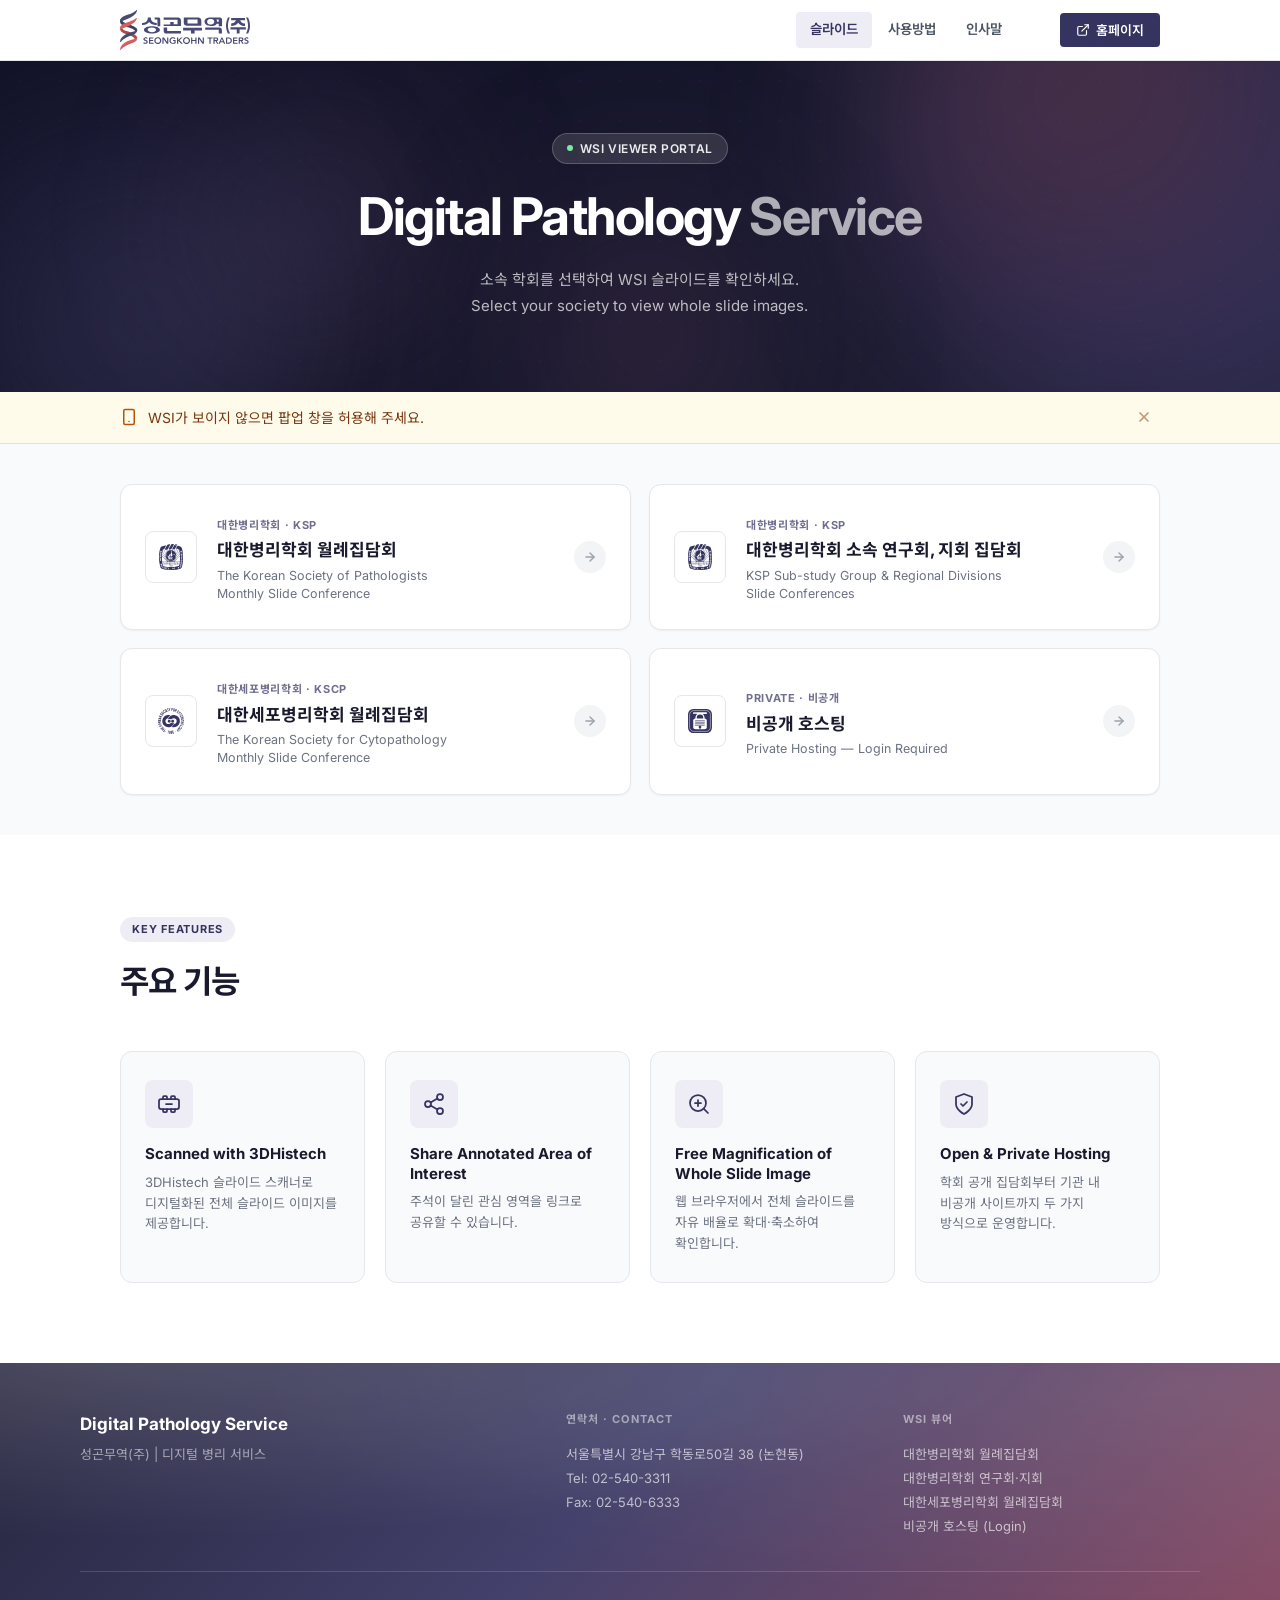
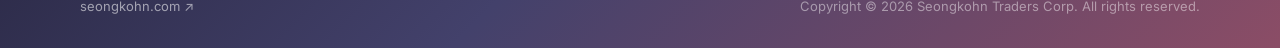
<file: index.html>
<!DOCTYPE html>
<html lang="ko">
<head>
  <meta charset="UTF-8" />
  <meta name="viewport" content="width=device-width, initial-scale=1.0" />
  <title>성곤무역(주) | 디지털 병리 서비스</title>
  <link rel="icon" href="/favicon.ico" sizes="any" />
  <meta name="description" content="대한병리학회, 대한세포병리학회 및 기관의 디지털 병리 슬라이드 서비스. WSI viewer portal operated by Seongkohn Traders Corp." />

  <!-- Google Fonts: Inter + Noto Sans KR (matches seongkohn-site) -->
  <link rel="preconnect" href="https://fonts.googleapis.com" />
  <link rel="preconnect" href="https://fonts.gstatic.com" crossorigin />
  <link href="https://fonts.googleapis.com/css2?family=Inter:wght@400;500;600;700&family=Noto+Sans+KR:wght@400;500;600;700&display=swap" rel="stylesheet" />

  <link rel="stylesheet" href="css/style.css?v=20260227a" />
</head>
<body>

<!-- =============================================
     HEADER
     ============================================= -->
<header class="site-header">
  <div class="container header-inner">

    <!-- Logo -->
    <a href="/" class="logo" aria-label="Seongkohn Traders Corp. Home">
      <img src="images/sk-logo.svg" alt="Seongkohn Traders Corp." class="logo-img" />
    </a>

    <!-- Desktop Navigation -->
    <nav class="site-nav" aria-label="Main navigation">
      <a href="#services" class="nav-active">슬라이드</a>
      <a href="how-to-use.html">사용방법</a>
      <a href="greeting.html">인사말</a>
    </nav>

    <!-- Actions -->
    <div class="header-actions">
      <a href="https://test.seongkohn.com" target="_blank" rel="noopener noreferrer" class="btn-primary">
        <svg viewBox="0 0 24 24" fill="none" stroke="currentColor" stroke-width="2" stroke-linecap="round" stroke-linejoin="round" aria-hidden="true">
          <path d="M18 13v6a2 2 0 0 1-2 2H5a2 2 0 0 1-2-2V8a2 2 0 0 1 2-2h6"/>
          <polyline points="15 3 21 3 21 9"/>
          <line x1="10" y1="14" x2="21" y2="3"/>
        </svg>
        홈페이지
      </a>
      <button class="menu-toggle" id="menuToggle" aria-label="메뉴 열기" aria-expanded="false">
        <span></span>
        <span></span>
        <span></span>
      </button>
    </div>

  </div>
</header>

<!-- =============================================
     MOBILE DRAWER
     ============================================= -->
<div class="mobile-drawer" id="mobileDrawer" aria-hidden="true">
  <div class="drawer-backdrop"></div>
  <div class="drawer-panel" role="dialog" aria-modal="true" aria-label="Navigation menu">
    <div class="drawer-header">
      <img src="images/sk-logo.svg" alt="Seongkohn Traders Corp." style="height:32px;width:auto;" />
      <button class="drawer-close" id="drawerClose" aria-label="메뉴 닫기">
        <svg viewBox="0 0 24 24" fill="none" stroke="currentColor" stroke-width="2" stroke-linecap="round" stroke-linejoin="round">
          <line x1="18" y1="6" x2="6" y2="18"/>
          <line x1="6" y1="6" x2="18" y2="18"/>
        </svg>
      </button>
    </div>
    <nav class="drawer-nav">
      <a href="#services">슬라이드</a>
      <a href="how-to-use.html">사용방법</a>
      <a href="greeting.html">인사말</a>
      <a href="https://www.seongkohn.com" target="_blank" rel="noopener noreferrer" class="drawer-login">홈페이지</a>
    </nav>
  </div>
</div>

<!-- =============================================
     HERO
     ============================================= -->
<section class="hero">
  <div class="hero-grid" aria-hidden="true"></div>
  <div class="hero-blob hero-blob-1" aria-hidden="true"></div>
  <div class="hero-blob hero-blob-2" aria-hidden="true"></div>
  <div class="hero-blob hero-blob-3" aria-hidden="true"></div>
  <div class="hero-blob hero-blob-4" aria-hidden="true"></div>

  <div class="container">
    <div class="hero-content">
      <div class="hero-badge">WSI Viewer Portal</div>

      <h1 class="hero-title">
        Digital Pathology <span>Service</span>
      </h1>

      <p class="hero-sub">
        소속 학회를 선택하여 WSI 슬라이드를 확인하세요.<br>
        Select your society to view whole slide images.
      </p>
    </div>
  </div>
</section>

<!-- =============================================
     MOBILE POPUP NOTICE
     ============================================= -->
<div class="popup-notice" id="popupNotice" role="alert">
  <div class="container popup-notice-inner">
    <svg class="popup-notice-icon" viewBox="0 0 24 24" fill="none" stroke="currentColor" stroke-width="2" stroke-linecap="round" stroke-linejoin="round" aria-hidden="true" width="18" height="18">
      <rect x="5" y="2" width="14" height="20" rx="2" ry="2"/>
      <line x1="12" y1="18" x2="12.01" y2="18"/>
    </svg>
    <p>WSI가 보이지 않으면 팝업 창을 허용해 주세요.</p>
    <button class="popup-notice-close" id="popupNoticeClose" type="button" aria-label="알림 닫기"
            onclick="var n=document.getElementById('popupNotice');if(n){n.classList.add('hidden');}">
      <svg viewBox="0 0 24 24" fill="none" stroke="currentColor" stroke-width="2.5" stroke-linecap="round" stroke-linejoin="round" width="16" height="16" aria-hidden="true">
        <line x1="18" y1="6" x2="6" y2="18"/>
        <line x1="6" y1="6" x2="18" y2="18"/>
      </svg>
    </button>
  </div>
</div>

<!-- =============================================
     SERVICES (WSI PLATFORMS)
     ============================================= -->
<section class="services-section" id="services">
  <div class="container">
    <div class="services-grid">

      <!-- Card 1: KSP Monthly -->
      <a href="http://o.digitalpathology.co.kr/ExternalInterface/viewsimple?INST=INST_A&FA=FAC_A&ENC=SEIydIF5vYsy9DhugSsrwnEHrhnCa0mVfkDoq14hx5Cr1398fuPnfFA1SzA3kZ3S" class="service-card"
         target="_blank" rel="noopener noreferrer"
         aria-label="대한병리학회 월례집담회 서비스로 이동">
        <div class="service-icon service-icon--logo" aria-hidden="true">
          <img src="images/ksp-logo.svg" alt="" class="service-logo" width="34" height="34">
        </div>
        <div class="service-body">
          <span class="service-category">대한병리학회 · KSP</span>
          <h3 class="service-title">대한병리학회 월례집담회</h3>
          <p class="service-title-en">The Korean Society of Pathologists<br>Monthly Slide Conference</p>
        </div>
        <div class="service-arrow" aria-hidden="true">
          <svg viewBox="0 0 24 24" fill="none" stroke="currentColor" stroke-width="2.5" stroke-linecap="round" stroke-linejoin="round">
            <line x1="5" y1="12" x2="19" y2="12"/>
            <polyline points="12 5 19 12 12 19"/>
          </svg>
        </div>
      </a>

      <!-- Card 2: KSP Sub-study -->
      <a href="http://o.digitalpathology.co.kr/ExternalInterface/viewsimple?INST=INST_A&FA=FAC_A&ENC=SEIydIF5vYsy9DhugSsrwnEHrhnCa0mVfkDoq14hx5AXIpfLTh1vrmD3zCI7k9Sd" class="service-card"
         target="_blank" rel="noopener noreferrer"
         aria-label="대한병리학회 소속 연구회, 지회 집담회 서비스로 이동">
        <div class="service-icon service-icon--logo" aria-hidden="true">
          <img src="images/ksp-logo.svg" alt="" class="service-logo" width="34" height="34">
        </div>
        <div class="service-body">
          <span class="service-category">대한병리학회 · KSP</span>
          <h3 class="service-title">대한병리학회 소속 연구회, 지회 집담회</h3>
          <p class="service-title-en">KSP Sub-study Group &amp; Regional Divisions<br>Slide Conferences</p>
        </div>
        <div class="service-arrow" aria-hidden="true">
          <svg viewBox="0 0 24 24" fill="none" stroke="currentColor" stroke-width="2.5" stroke-linecap="round" stroke-linejoin="round">
            <line x1="5" y1="12" x2="19" y2="12"/>
            <polyline points="12 5 19 12 12 19"/>
          </svg>
        </div>
      </a>

      <!-- Card 3: Korean Society for Cytopathology -->
      <a href="http://o.digitalpathology.co.kr/ExternalInterface/viewsimple?INST=INST_A&FA=FAC_A&ENC=SEIydIF5vYsy9DhugSsrwnEHrhnCa0mVfkDoq14hx5Cn6CfnPBCnbHzRiRzm4EQR" class="service-card"
         target="_blank" rel="noopener noreferrer"
         aria-label="대한세포병리학회 월례집담회 서비스로 이동">
        <div class="service-icon service-icon--logo" aria-hidden="true">
          <img src="images/kscp-logo.svg" alt="" class="service-logo" width="34" height="34">
        </div>
        <div class="service-body">
          <span class="service-category">대한세포병리학회 · KSCP</span>
          <h3 class="service-title">대한세포병리학회 월례집담회</h3>
          <p class="service-title-en">The Korean Society for Cytopathology<br>Monthly Slide Conference</p>
        </div>
        <div class="service-arrow" aria-hidden="true">
          <svg viewBox="0 0 24 24" fill="none" stroke="currentColor" stroke-width="2.5" stroke-linecap="round" stroke-linejoin="round">
            <line x1="5" y1="12" x2="19" y2="12"/>
            <polyline points="12 5 19 12 12 19"/>
          </svg>
        </div>
      </a>

      <!-- Card 4: Private Hosting -->
      <a href="http://d.digitalpathology.co.kr/Login/Index?ReturnUrl=%2f" class="service-card"
         target="_blank" rel="noopener noreferrer"
         aria-label="비공개 호스팅 로그인 페이지로 이동">
        <div class="service-icon service-icon--logo" aria-hidden="true">
          <img src="images/private-hosting-logo.svg" alt="" class="service-logo" width="34" height="34">
        </div>
        <div class="service-body">
          <span class="service-category">Private · 비공개</span>
          <h3 class="service-title">비공개 호스팅</h3>
          <p class="service-title-en">Private Hosting — Login Required</p>
        </div>
        <div class="service-arrow" aria-hidden="true">
          <svg viewBox="0 0 24 24" fill="none" stroke="currentColor" stroke-width="2.5" stroke-linecap="round" stroke-linejoin="round">
            <line x1="5" y1="12" x2="19" y2="12"/>
            <polyline points="12 5 19 12 12 19"/>
          </svg>
        </div>
      </a>

    </div>
  </div>
</section>

<!-- =============================================
     FEATURES
     ============================================= -->
<section class="features-section" id="features">
  <div class="container">
    <div class="features-header">
      <span class="section-badge">Key Features</span>
      <h2 class="section-heading">주요 기능</h2>
    </div>

    <div class="features-grid">

      <div class="feature-card">
        <div class="feature-icon-wrap" aria-hidden="true">
          <!-- Scanner/chip icon -->
          <svg viewBox="0 0 24 24" fill="none" stroke="currentColor" stroke-width="1.75" stroke-linecap="round" stroke-linejoin="round">
            <rect x="2" y="7" width="20" height="10" rx="2"/>
            <path d="M6 7V5a1 1 0 0 1 1-1h2a1 1 0 0 1 1 1v2"/>
            <path d="M14 7V5a1 1 0 0 1 1-1h2a1 1 0 0 1 1 1v2"/>
            <path d="M6 17v2a1 1 0 0 0 1 1h2a1 1 0 0 0 1-1v-2"/>
            <path d="M14 17v2a1 1 0 0 0 1 1h2a1 1 0 0 0 1-1v-2"/>
            <line x1="9" y1="12" x2="15" y2="12"/>
          </svg>
        </div>
        <h3 class="feature-title">Scanned with 3DHistech</h3>
        <p class="feature-desc">3DHistech 슬라이드 스캐너로 디지털화된 전체 슬라이드 이미지를 제공합니다.</p>
      </div>

      <div class="feature-card">
        <div class="feature-icon-wrap" aria-hidden="true">
          <!-- Share/annotation icon -->
          <svg viewBox="0 0 24 24" fill="none" stroke="currentColor" stroke-width="1.75" stroke-linecap="round" stroke-linejoin="round">
            <circle cx="18" cy="5" r="3"/>
            <circle cx="6" cy="12" r="3"/>
            <circle cx="18" cy="19" r="3"/>
            <line x1="8.59" y1="13.51" x2="15.42" y2="17.49"/>
            <line x1="15.41" y1="6.51" x2="8.59" y2="10.49"/>
          </svg>
        </div>
        <h3 class="feature-title">Share Annotated Area of Interest</h3>
        <p class="feature-desc">주석이 달린 관심 영역을 링크로 공유할 수 있습니다.</p>
      </div>

      <div class="feature-card">
        <div class="feature-icon-wrap" aria-hidden="true">
          <!-- Magnify/zoom icon -->
          <svg viewBox="0 0 24 24" fill="none" stroke="currentColor" stroke-width="1.75" stroke-linecap="round" stroke-linejoin="round">
            <circle cx="11" cy="11" r="8"/>
            <line x1="21" y1="21" x2="16.65" y2="16.65"/>
            <line x1="11" y1="8" x2="11" y2="14"/>
            <line x1="8" y1="11" x2="14" y2="11"/>
          </svg>
        </div>
        <h3 class="feature-title">Free Magnification of Whole Slide Image</h3>
        <p class="feature-desc">웹 브라우저에서 전체 슬라이드를 자유 배율로 확대·축소하여 확인합니다.</p>
      </div>

      <div class="feature-card">
        <div class="feature-icon-wrap" aria-hidden="true">
          <!-- Shield/server icon -->
          <svg viewBox="0 0 24 24" fill="none" stroke="currentColor" stroke-width="1.75" stroke-linecap="round" stroke-linejoin="round">
            <path d="M12 22s8-4 8-10V5l-8-3-8 3v7c0 6 8 10 8 10z"/>
            <polyline points="9 12 11 14 15 10"/>
          </svg>
        </div>
        <h3 class="feature-title">Open &amp; Private Hosting</h3>
        <p class="feature-desc">학회 공개 집담회부터 기관 내 비공개 사이트까지 두 가지 방식으로 운영합니다.</p>
      </div>

    </div>
  </div>
</section>


<!-- =============================================
     FOOTER
     ============================================= -->
<footer class="site-footer">
  <div class="container footer-inner">
    <div class="footer-grid">

      <!-- Brand -->
      <div class="footer-brand">
        <div class="footer-brand-name">Digital Pathology Service</div>
        <div class="footer-brand-sub">
          성곤무역(주) | 디지털 병리 서비스
        </div>
      </div>

      <!-- Contact -->
      <div>
        <div class="footer-col-label">연락처 · Contact</div>
        <div class="footer-col-body">
          <div>서울특별시 강남구 학동로50길 38 (논현동)</div>
          <div>Tel: 02-540-3311</div>
          <div>Fax: 02-540-6333</div>
        </div>
      </div>

      <!-- Services Links -->
      <div>
        <div class="footer-col-label">WSI 뷰어</div>
        <div class="footer-col-body">
          <a href="http://o.digitalpathology.co.kr/ExternalInterface/viewsimple?INST=INST_A&FA=FAC_A&ENC=SEIydIF5vYsy9DhugSsrwnEHrhnCa0mVfkDoq14hx5Cr1398fuPnfFA1SzA3kZ3S" target="_blank" rel="noopener noreferrer" style="display:block;">대한병리학회 월례집담회</a>
          <a href="http://o.digitalpathology.co.kr/ExternalInterface/viewsimple?INST=INST_A&FA=FAC_A&ENC=SEIydIF5vYsy9DhugSsrwnEHrhnCa0mVfkDoq14hx5AXIpfLTh1vrmD3zCI7k9Sd" target="_blank" rel="noopener noreferrer" style="display:block;">대한병리학회 연구회·지회</a>
          <a href="http://o.digitalpathology.co.kr/ExternalInterface/viewsimple?INST=INST_A&FA=FAC_A&ENC=SEIydIF5vYsy9DhugSsrwnEHrhnCa0mVfkDoq14hx5Cn6CfnPBCnbHzRiRzm4EQR" target="_blank" rel="noopener noreferrer" style="display:block;">대한세포병리학회 월례집담회</a>
          <a href="http://d.digitalpathology.co.kr/Login/Index?ReturnUrl=%2f" target="_blank" rel="noopener noreferrer" style="display:block;">비공개 호스팅 (Login)</a>
        </div>
      </div>

    </div>

    <hr class="footer-divider" />

    <div class="footer-bottom" style="display:flex;justify-content:space-between;align-items:center;">
      <a href="https://seongkohn.com" target="_blank" rel="noopener noreferrer"
         style="color:rgba(255,255,255,0.55);transition:color .15s;"
         onmouseover="this.style.color='#fff'" onmouseout="this.style.color='rgba(255,255,255,0.55)'">
        seongkohn.com ↗
      </a>
      <p style="margin:0;">Copyright &copy; 2026 Seongkohn Traders Corp. All rights reserved.</p>
    </div>
  </div>
</footer>

<!-- Scroll to top -->
<button class="scroll-top" id="scrollTop" aria-label="페이지 맨 위로 이동">
  <svg viewBox="0 0 24 24" fill="none" stroke="currentColor" stroke-width="2.5" stroke-linecap="round" stroke-linejoin="round" aria-hidden="true">
    <polyline points="18 15 12 9 6 15"/>
  </svg>
</button>

<script src="js/main.js?v=20260218a"></script>
</body>
</html>
</file>
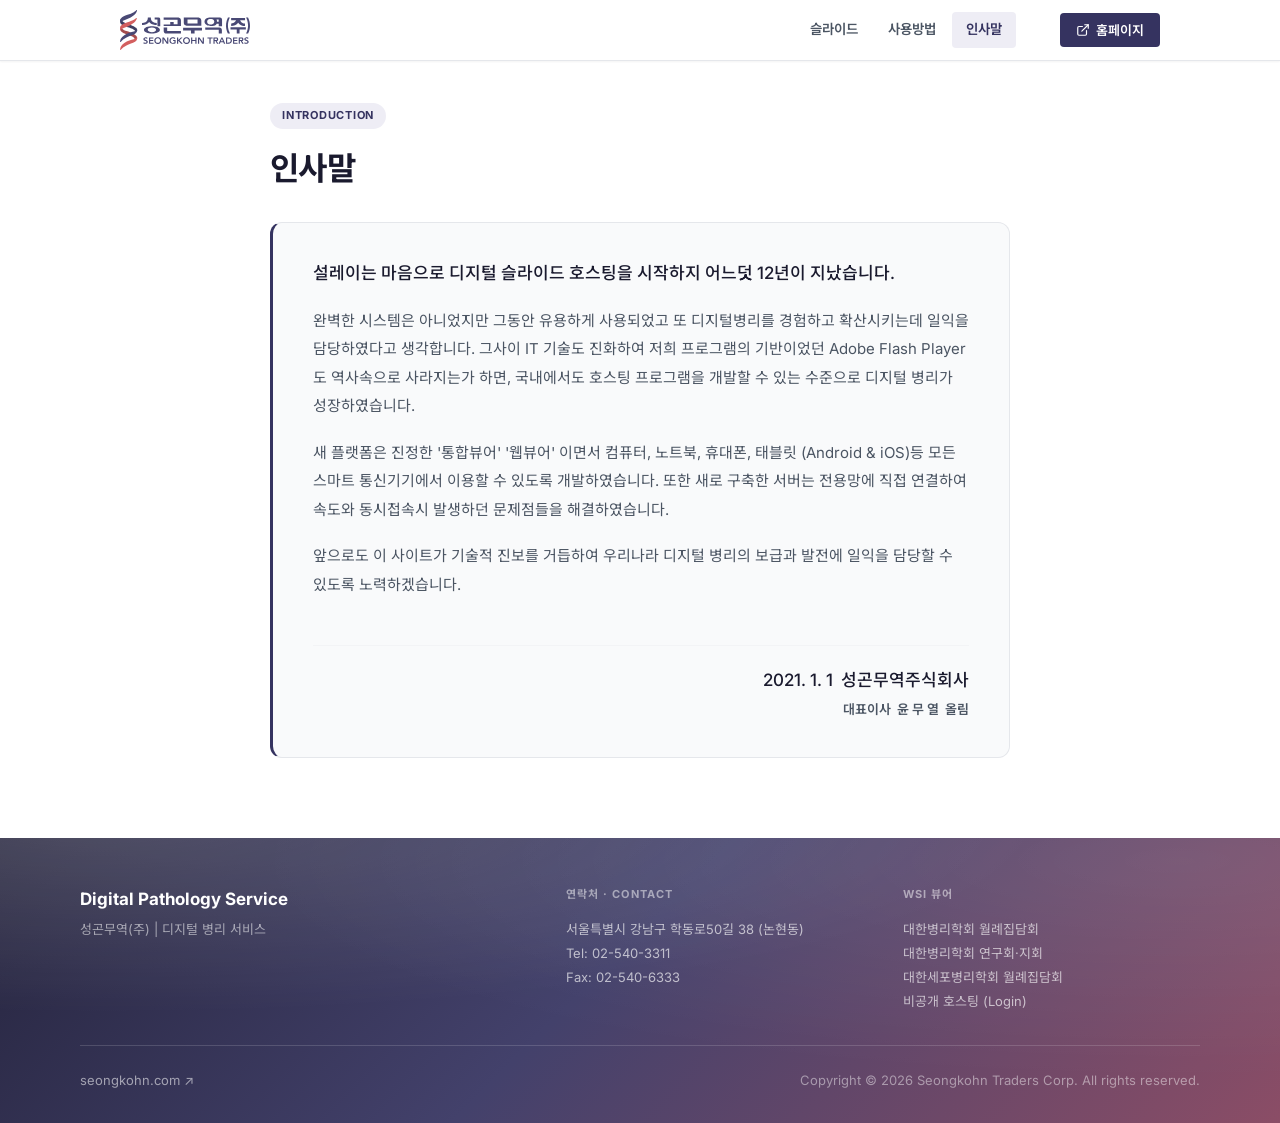
<file: greeting.html>
<!DOCTYPE html>
<html lang="ko">
<head>
  <meta charset="UTF-8" />
  <meta name="viewport" content="width=device-width, initial-scale=1.0" />
  <title>인사말 | 성곤무역(주) 디지털 병리 서비스</title>
  <link rel="icon" href="/favicon.ico" sizes="any" />
  <meta name="description" content="성곤무역(주) 디지털 병리 서비스 인사말." />

  <!-- Google Fonts: Inter + Noto Sans KR (matches seongkohn-site) -->
  <link rel="preconnect" href="https://fonts.googleapis.com" />
  <link rel="preconnect" href="https://fonts.gstatic.com" crossorigin />
  <link href="https://fonts.googleapis.com/css2?family=Inter:wght@400;500;600;700&family=Noto+Sans+KR:wght@400;500;600;700&display=swap" rel="stylesheet" />

  <link rel="stylesheet" href="css/style.css?v=20260227a" />
</head>
<body>

<!-- =============================================
     HEADER
     ============================================= -->
<header class="site-header">
  <div class="container header-inner">

    <!-- Logo -->
    <a href="/" class="logo" aria-label="Seongkohn Traders Corp. Home">
      <img src="images/sk-logo.svg" alt="Seongkohn Traders Corp." class="logo-img" />
    </a>

    <!-- Desktop Navigation -->
    <nav class="site-nav" aria-label="Main navigation">
      <a href="index.html#services">슬라이드</a>
      <a href="how-to-use.html">사용방법</a>
      <a href="greeting.html" class="nav-active">인사말</a>
    </nav>

    <!-- Actions -->
    <div class="header-actions">
      <a href="https://test.seongkohn.com" target="_blank" rel="noopener noreferrer" class="btn-primary">
        <svg viewBox="0 0 24 24" fill="none" stroke="currentColor" stroke-width="2" stroke-linecap="round" stroke-linejoin="round" aria-hidden="true">
          <path d="M18 13v6a2 2 0 0 1-2 2H5a2 2 0 0 1-2-2V8a2 2 0 0 1 2-2h6"/>
          <polyline points="15 3 21 3 21 9"/>
          <line x1="10" y1="14" x2="21" y2="3"/>
        </svg>
        홈페이지
      </a>
      <button class="menu-toggle" id="menuToggle" aria-label="메뉴 열기" aria-expanded="false">
        <span></span>
        <span></span>
        <span></span>
      </button>
    </div>

  </div>
</header>

<!-- =============================================
     MOBILE DRAWER
     ============================================= -->
<div class="mobile-drawer" id="mobileDrawer" aria-hidden="true">
  <div class="drawer-backdrop"></div>
  <div class="drawer-panel" role="dialog" aria-modal="true" aria-label="Navigation menu">
    <div class="drawer-header">
      <img src="images/sk-logo.svg" alt="Seongkohn Traders Corp." style="height:32px;width:auto;" />
      <button class="drawer-close" id="drawerClose" aria-label="메뉴 닫기">
        <svg viewBox="0 0 24 24" fill="none" stroke="currentColor" stroke-width="2" stroke-linecap="round" stroke-linejoin="round">
          <line x1="18" y1="6" x2="6" y2="18"/>
          <line x1="6" y1="6" x2="18" y2="18"/>
        </svg>
      </button>
    </div>
    <nav class="drawer-nav">
      <a href="index.html#services">슬라이드</a>
      <a href="how-to-use.html">사용방법</a>
      <a href="greeting.html">인사말</a>
      <a href="https://test.seongkohn.com" target="_blank" rel="noopener noreferrer" class="drawer-login">홈페이지</a>
    </nav>
  </div>
</div>

<!-- =============================================
     GREETING / 인사말
     ============================================= -->
<section class="greeting-section" id="greeting">
  <div class="container">
    <div class="greeting-inner">
      <span class="section-badge">Introduction</span>
      <h2 class="section-heading">인사말</h2>
      <div class="greeting-card">
        <div class="greeting-paragraphs">
          <p>설레이는 마음으로 디지털 슬라이드 호스팅을 시작하지 어느덧 12년이 지났습니다.</p>
          <p>완벽한 시스템은 아니었지만 그동안 유용하게 사용되었고 또 디지털병리를 경험하고 확산시키는데 일익을 담당하였다고 생각합니다. 그사이 IT 기술도 진화하여 저희 프로그램의 기반이었던 Adobe Flash Player 도 역사속으로 사라지는가 하면, 국내에서도 호스팅 프로그램을 개발할 수 있는 수준으로 디지털 병리가 성장하였습니다.</p>
          <p>새 플랫폼은 진정한 '통합뷰어' '웹뷰어' 이면서 컴퓨터, 노트북, 휴대폰, 태블릿 (Android &amp; iOS)등 모든 스마트 통신기기에서 이용할 수 있도록 개발하였습니다. 또한 새로 구축한 서버는 전용망에 직접 연결하여 속도와 동시접속시 발생하던 문제점들을 해결하였습니다.</p>
          <p>앞으로도 이 사이트가 기술적 진보를 거듭하여 우리나라 디지털 병리의 보급과 발전에 일익을 담당할 수 있도록 노력하겠습니다.</p>
          <div class="greeting-sign">
            <p>2021. 1. 1&nbsp;&nbsp;성곤무역주식회사</p>
            <p>대표이사&nbsp;&nbsp;윤 무 열&nbsp;&nbsp;올림</p>
          </div>
        </div>
      </div>
    </div>
  </div>
</section>

<!-- =============================================
     FOOTER
     ============================================= -->
<footer class="site-footer">
  <div class="container footer-inner">
    <div class="footer-grid">

      <!-- Brand -->
      <div class="footer-brand">
        <div class="footer-brand-name">Digital Pathology Service</div>
        <div class="footer-brand-sub">
          성곤무역(주) | 디지털 병리 서비스
        </div>
      </div>

      <!-- Contact -->
      <div>
        <div class="footer-col-label">연락처 · Contact</div>
        <div class="footer-col-body">
          <div>서울특별시 강남구 학동로50길 38 (논현동)</div>
          <div>Tel: 02-540-3311</div>
          <div>Fax: 02-540-6333</div>
        </div>
      </div>

      <!-- Services Links -->
      <div>
        <div class="footer-col-label">WSI 뷰어</div>
        <div class="footer-col-body">
          <a href="http://o.digitalpathology.co.kr/ExternalInterface/viewsimple?INST=INST_A&FA=FAC_A&ENC=SEIydIF5vYsy9DhugSsrwnEHrhnCa0mVfkDoq14hx5Cr1398fuPnfFA1SzA3kZ3S" target="_blank" rel="noopener noreferrer" style="display:block;">대한병리학회 월례집담회</a>
          <a href="http://o.digitalpathology.co.kr/ExternalInterface/viewsimple?INST=INST_A&FA=FAC_A&ENC=SEIydIF5vYsy9DhugSsrwnEHrhnCa0mVfkDoq14hx5AXIpfLTh1vrmD3zCI7k9Sd" target="_blank" rel="noopener noreferrer" style="display:block;">대한병리학회 연구회·지회</a>
          <a href="http://o.digitalpathology.co.kr/ExternalInterface/viewsimple?INST=INST_A&FA=FAC_A&ENC=SEIydIF5vYsy9DhugSsrwnEHrhnCa0mVfkDoq14hx5Cn6CfnPBCnbHzRiRzm4EQR" target="_blank" rel="noopener noreferrer" style="display:block;">대한세포병리학회 월례집담회</a>
          <a href="http://d.digitalpathology.co.kr/Login/Index?ReturnUrl=%2f" target="_blank" rel="noopener noreferrer" style="display:block;">비공개 호스팅 (Login)</a>
        </div>
      </div>

    </div>

    <hr class="footer-divider" />

    <div class="footer-bottom" style="display:flex;justify-content:space-between;align-items:center;">
      <a href="https://seongkohn.com" target="_blank" rel="noopener noreferrer"
         style="color:rgba(255,255,255,0.55);transition:color .15s;"
         onmouseover="this.style.color='#fff'" onmouseout="this.style.color='rgba(255,255,255,0.55)'">
        seongkohn.com ↗
      </a>
      <p style="margin:0;">Copyright &copy; 2026 Seongkohn Traders Corp. All rights reserved.</p>
    </div>
  </div>
</footer>

<!-- Scroll to top -->
<button class="scroll-top" id="scrollTop" aria-label="페이지 맨 위로 이동">
  <svg viewBox="0 0 24 24" fill="none" stroke="currentColor" stroke-width="2.5" stroke-linecap="round" stroke-linejoin="round" aria-hidden="true">
    <polyline points="18 15 12 9 6 15"/>
  </svg>
</button>

<script src="js/main.js?v=20260218a"></script>
</body>
</html>
</file>
<file: css/style.css>
/* =============================================
   DIGITAL PATHOLOGY SERVICE — STYLESHEET
   Visual style: Seongkohn Traders Corp.
   ============================================= */

/* ---- Custom Properties ---- */
:root {
  --brand-purple: #353360;
  --brand-navy: #1A1A2E;
  --brand-pale: #EEEDF5;
  --bg: #ffffff;
  --fg: #171717;
  --gray-50: #f9fafb;
  --gray-100: #f3f4f6;
  --gray-200: #e5e7eb;
  --gray-300: #d1d5db;
  --gray-400: #9ca3af;
  --gray-500: #6b7280;
  --gray-600: #4b5563;
  --gray-700: #374151;
  --gray-800: #1f2937;
  --shadow-sm: 0 1px 2px 0 rgba(0,0,0,.05);
  --shadow-md: 0 4px 6px -1px rgba(0,0,0,.10), 0 2px 4px -1px rgba(0,0,0,.06);
  --shadow-lg: 0 10px 15px -3px rgba(0,0,0,.10), 0 4px 6px -2px rgba(0,0,0,.05);
  --r-sm: 4px;
  --r-md: 8px;
  --r-lg: 12px;
  --r-xl: 16px;
  --r-full: 9999px;
}

/* ---- Reset ---- */
*, *::before, *::after { box-sizing: border-box; margin: 0; padding: 0; }
html { scroll-behavior: smooth; }
body {
  font-family: 'Inter', 'Noto Sans KR', -apple-system, BlinkMacSystemFont, sans-serif;
  font-size: 16px;
  line-height: 1.6;
  background: var(--bg);
  color: var(--fg);
  -webkit-font-smoothing: antialiased;
  word-break: keep-all;
}
a { text-decoration: none; color: inherit; }
button { cursor: pointer; border: none; background: none; font: inherit; }
img, svg { display: block; }

/* ---- Layout ---- */
.container {
  max-width: 1120px;
  margin: 0 auto;
  padding: 0 1.5rem;
}
@media (min-width: 640px) { .container { padding: 0 2rem; } }
@media (min-width: 1024px) { .container { padding: 0 2.5rem; } }

/* =============================================
   HEADER
   ============================================= */
.site-header {
  position: sticky;
  top: 0;
  z-index: 200;
  background: #fff;
  border-bottom: 1px solid var(--gray-200);
  box-shadow: var(--shadow-sm);
}
.header-inner {
  display: flex;
  align-items: center;
  height: 60px;
  gap: 1.5rem;
}

/* Logo */
.logo {
  display: flex;
  align-items: center;
  flex-shrink: 0;
}
.logo-img {
  height: 40px;
  width: auto;
  display: block;
}

/* Desktop Nav */
.site-nav {
  display: none;
  align-items: center;
  gap: 0.125rem;
  margin-left: auto;
}
@media (min-width: 768px) { .site-nav { display: flex; } }

.site-nav a {
  display: block;
  padding: 0.4375rem 0.875rem;
  font-size: 0.84375rem;
  font-weight: 600;
  color: var(--gray-600);
  border-radius: var(--r-sm);
  transition: background 0.15s, color 0.15s;
}
.site-nav a:hover {
  background: var(--brand-pale);
  color: var(--brand-purple);
}
.site-nav a.nav-active {
  background: var(--brand-pale);
  color: var(--brand-purple);
}

/* Header actions */
.header-actions {
  display: flex;
  align-items: center;
  gap: 0.75rem;
  margin-left: auto;
}
@media (min-width: 768px) { .header-actions { margin-left: 1.25rem; } }

/* Primary button */
.btn-primary {
  display: inline-flex;
  align-items: center;
  gap: 0.375rem;
  padding: 0.4375rem 1rem;
  background: var(--brand-purple);
  color: #fff;
  font-size: 0.8125rem;
  font-weight: 600;
  border-radius: var(--r-sm);
  transition: opacity 0.15s, transform 0.15s;
  white-space: nowrap;
}
.btn-primary:hover { opacity: 0.88; }
.btn-primary svg { width: 14px; height: 14px; }

/* Hamburger */
.menu-toggle {
  display: flex;
  flex-direction: column;
  justify-content: center;
  gap: 5px;
  width: 36px;
  height: 36px;
  padding: 6px;
  border-radius: var(--r-sm);
  transition: background 0.15s;
}
@media (min-width: 768px) { .menu-toggle { display: none; } }
.menu-toggle:hover { background: var(--gray-100); }
.menu-toggle span {
  display: block;
  width: 100%;
  height: 2px;
  background: var(--gray-700);
  border-radius: 2px;
  transition: transform 0.25s, opacity 0.25s;
  transform-origin: center;
}
.menu-toggle.is-open span:nth-child(1) { transform: translateY(7px) rotate(45deg); }
.menu-toggle.is-open span:nth-child(2) { opacity: 0; }
.menu-toggle.is-open span:nth-child(3) { transform: translateY(-7px) rotate(-45deg); }

/* =============================================
   MOBILE MENU DRAWER
   ============================================= */
.mobile-drawer {
  position: fixed;
  inset: 0;
  z-index: 300;
  visibility: hidden;
}
.mobile-drawer.is-open { visibility: visible; }

.drawer-backdrop {
  position: absolute;
  inset: 0;
  background: rgba(0,0,0,0.4);
  opacity: 0;
  transition: opacity 0.25s;
}
.mobile-drawer.is-open .drawer-backdrop { opacity: 1; }

.drawer-panel {
  position: absolute;
  right: 0;
  top: 0;
  bottom: 0;
  width: min(280px, 85vw);
  background: #fff;
  transform: translateX(100%);
  transition: transform 0.3s cubic-bezier(0.4, 0, 0.2, 1);
  display: flex;
  flex-direction: column;
  overflow-y: auto;
}
.mobile-drawer.is-open .drawer-panel { transform: translateX(0); }

.drawer-header {
  display: flex;
  align-items: center;
  justify-content: space-between;
  padding: 1rem 1.25rem;
  border-bottom: 1px solid var(--gray-200);
}
.drawer-logo {
  font-size: 0.9375rem;
  font-weight: 700;
  color: var(--brand-navy);
}
.drawer-close {
  display: flex;
  align-items: center;
  justify-content: center;
  width: 32px;
  height: 32px;
  border-radius: var(--r-sm);
  color: var(--gray-500);
  transition: background 0.15s;
}
.drawer-close:hover { background: var(--gray-100); }
.drawer-close svg { width: 18px; height: 18px; }

.drawer-nav {
  flex: 1;
  padding: 0.75rem 0.75rem;
  display: flex;
  flex-direction: column;
  gap: 0.25rem;
}
.drawer-nav a {
  display: block;
  padding: 0.6875rem 1rem;
  font-size: 0.9375rem;
  font-weight: 600;
  color: var(--gray-700);
  border-radius: var(--r-md);
  transition: background 0.15s, color 0.15s;
}
.drawer-nav a:hover {
  background: var(--brand-pale);
  color: var(--brand-purple);
}
.drawer-nav .drawer-login {
  margin-top: 0.5rem;
  background: var(--brand-purple);
  color: #fff;
  text-align: center;
}
.drawer-nav .drawer-login:hover { opacity: 0.88; background: var(--brand-purple); color: #fff; }

/* =============================================
   HERO
   ============================================= */
.hero {
  position: relative;
  overflow: hidden;
  background: linear-gradient(
    135deg,
    #111127 0%,
    #1A1A2E 18%,
    #43416b 42%,
    #8b4d66 62%,
    #353360 80%,
    #25243d 100%
  );
  background-size: 400% 400%;
  animation: hero-bg-shift 22s ease-in-out infinite;
  padding: 4.5rem 0 4.5rem;
  display: flex;
  align-items: center;
}

@keyframes hero-bg-shift {
  0%   { background-position: 0% 30%; }
  25%  { background-position: 70% 0%; }
  50%  { background-position: 100% 70%; }
  75%  { background-position: 30% 100%; }
  100% { background-position: 0% 30%; }
}

.hero-grid {
  position: absolute;
  inset: 0;
  background-image: radial-gradient(circle, rgba(255,255,255,0.55) 1px, transparent 1px);
  background-size: 40px 40px;
  opacity: 0.04;
  pointer-events: none;
  animation: grid-drift 25s linear infinite;
}

@keyframes grid-drift {
  from { background-position: 0 0; }
  to   { background-position: 40px 40px; }
}

/* Mesh gradient blobs */
.hero-blob {
  position: absolute;
  border-radius: 50%;
  filter: blur(72px);
  pointer-events: none;
  will-change: transform;
}
.hero-blob-1 {
  width: 560px; height: 560px;
  top: -200px; right: -140px;
  background: radial-gradient(circle at 40% 40%, rgba(139, 77, 102, 0.45), rgba(99, 93, 200, 0.2) 70%);
  animation: blob-drift-1 23s ease-in-out infinite;
}
.hero-blob-2 {
  width: 420px; height: 420px;
  bottom: -120px; left: -100px;
  background: radial-gradient(circle at 60% 55%, rgba(67, 65, 107, 0.55), rgba(37, 36, 61, 0.3) 70%);
  animation: blob-drift-2 27s ease-in-out infinite;
}
.hero-blob-3 {
  width: 320px; height: 320px;
  top: 35%; left: 38%;
  background: radial-gradient(circle at 50% 50%, rgba(139, 77, 102, 0.25), rgba(53, 51, 96, 0.15) 70%);
  animation: blob-drift-3 31s ease-in-out infinite;
}
.hero-blob-4 {
  width: 260px; height: 260px;
  top: 10%; left: 15%;
  background: radial-gradient(circle at 45% 45%, rgba(67, 65, 107, 0.4), rgba(139, 77, 102, 0.15) 70%);
  animation: blob-drift-4 19s ease-in-out infinite;
}

@keyframes blob-drift-1 {
  0%, 100% { transform: translate(0, 0) scale(1); }
  20%       { transform: translate(-50px, 22px) scale(1.08); }
  45%       { transform: translate(-18px, 58px) scale(0.95); }
  70%       { transform: translate(38px, -28px) scale(1.05); }
}
@keyframes blob-drift-2 {
  0%, 100% { transform: translate(0, 0) scale(1); }
  25%       { transform: translate(44px, -32px) scale(1.12); }
  55%       { transform: translate(12px, 44px) scale(0.9); }
  80%       { transform: translate(-38px, 12px) scale(1.06); }
}
@keyframes blob-drift-3 {
  0%, 100% { transform: translate(0, 0) scale(1); }
  30%       { transform: translate(-42px, -22px) scale(1.11); }
  60%       { transform: translate(32px, 34px) scale(0.94); }
}
@keyframes blob-drift-4 {
  0%, 100% { transform: translate(0, 0) scale(1); }
  35%       { transform: translate(28px, 42px) scale(1.07); }
  70%       { transform: translate(-22px, -38px) scale(0.91); }
}

/* Hero content entrance animations */
.hero-badge {
  animation: hero-fade-up 0.65s cubic-bezier(0.22, 1, 0.36, 1) both;
  animation-delay: 0.05s;
}
.hero-title {
  animation: hero-fade-up 0.65s cubic-bezier(0.22, 1, 0.36, 1) both;
  animation-delay: 0.18s;
}
.hero-sub {
  animation: hero-fade-up 0.65s cubic-bezier(0.22, 1, 0.36, 1) both;
  animation-delay: 0.3s;
}
.hero-cta {
  animation: hero-fade-up 0.65s cubic-bezier(0.22, 1, 0.36, 1) both;
  animation-delay: 0.42s;
}

@keyframes hero-fade-up {
  from {
    opacity: 0;
    transform: translateY(20px);
  }
  to {
    opacity: 1;
    transform: translateY(0);
  }
}

.hero-content {
  position: relative;
  z-index: 1;
  text-align: center;
  color: #fff;
  max-width: 700px;
  margin: 0 auto;
}

.hero-badge {
  display: inline-flex;
  align-items: center;
  gap: 0.4rem;
  padding: 0.3rem 0.875rem;
  background: rgba(255,255,255,0.12);
  border: 1px solid rgba(255,255,255,0.2);
  border-radius: var(--r-full);
  font-size: 0.75rem;
  font-weight: 600;
  letter-spacing: 0.05em;
  text-transform: uppercase;
  margin-bottom: 1.375rem;
  color: rgba(255,255,255,0.9);
}
.hero-badge::before {
  content: '';
  width: 6px;
  height: 6px;
  border-radius: 50%;
  background: #7EE8A2;
  animation: pulse 2s cubic-bezier(0.4,0,0.6,1) infinite;
}
@keyframes pulse {
  0%, 100% { opacity: 1; }
  50% { opacity: 0.4; }
}

.hero-title {
  font-size: clamp(2rem, 5vw, 3.25rem);
  font-weight: 700;
  line-height: 1.18;
  letter-spacing: -0.03em;
  margin-bottom: 1.25rem;
}
.hero-title span { color: rgba(255,255,255,0.65); }

.hero-sub {
  font-size: 0.9375rem;
  line-height: 1.75;
  color: rgba(255,255,255,0.70);
  margin-bottom: 0;
}

.hero-cta {
  display: inline-flex;
  align-items: center;
  gap: 0.5rem;
  padding: 0.75rem 1.75rem;
  background: #fff;
  color: var(--brand-purple);
  font-size: 0.9375rem;
  font-weight: 700;
  border-radius: var(--r-sm);
  transition: opacity 0.15s, transform 0.2s;
  box-shadow: 0 4px 14px rgba(0,0,0,0.15);
}
.hero-cta:hover { opacity: 0.92; transform: translateY(-1px); }
.hero-cta svg { width: 16px; height: 16px; }

/* =============================================
   SECTION COMMONS
   ============================================= */
.section-badge {
  display: inline-block;
  padding: 0.25rem 0.75rem;
  background: var(--brand-pale);
  color: var(--brand-purple);
  font-size: 0.6875rem;
  font-weight: 700;
  letter-spacing: 0.07em;
  text-transform: uppercase;
  border-radius: var(--r-full);
  margin-bottom: 0.875rem;
}

.section-heading {
  font-size: clamp(1.5rem, 3vw, 2rem);
  font-weight: 700;
  color: var(--brand-navy);
  letter-spacing: -0.02em;
  margin-bottom: 0.6rem;
}

.section-sub {
  font-size: 0.9375rem;
  color: var(--gray-500);
  line-height: 1.6;
}

/* =============================================
   SERVICES SECTION
   ============================================= */
.services-section {
  padding: 2.5rem 0;
  background: var(--gray-50);
}

.services-header {
  margin-bottom: 2.75rem;
}

.services-grid {
  display: grid;
  grid-template-columns: 1fr;
  gap: 1.125rem;
}
@media (min-width: 640px) { .services-grid { grid-template-columns: repeat(2, 1fr); } }

/* Service Card */
.service-card {
  display: flex;
  align-items: center;
  gap: 1.25rem;
  padding: 1.625rem 1.5rem;
  background: #fff;
  border-radius: var(--r-lg);
  border: 1px solid var(--gray-200);
  box-shadow: var(--shadow-sm);
  transition: box-shadow 0.2s, border-color 0.2s, transform 0.2s;
  position: relative;
  overflow: hidden;
  cursor: pointer;
}
.service-card::before {
  content: '';
  position: absolute;
  left: 0;
  top: 0;
  bottom: 0;
  width: 3px;
  background: var(--brand-purple);
  opacity: 0;
  transition: opacity 0.2s;
}
.service-card:hover {
  box-shadow: var(--shadow-md);
  border-color: var(--brand-purple);
  transform: translateY(-2px);
}
.service-card:hover::before { opacity: 1; }

.service-icon {
  flex-shrink: 0;
  width: 52px;
  height: 52px;
  border-radius: var(--r-md);
  background: var(--brand-pale);
  display: flex;
  align-items: center;
  justify-content: center;
  color: var(--brand-purple);
  transition: background 0.2s;
}
.service-card:hover .service-icon {
  background: var(--brand-purple);
  color: #fff;
}
.service-icon svg,
.service-icon img { width: 26px; height: 26px; }

.service-icon--logo {
  background: #fff;
  border: 1px solid var(--gray-200);
  padding: 4px;
}
.service-card:hover .service-icon--logo {
  background: #fff;
  color: inherit;
}
.service-logo {
  display: block;
  width: 76%;
  height: 76%;
  max-width: 34px;
  max-height: 34px;
  object-fit: contain;
}

.service-body { flex: 1; min-width: 0; }

.service-category {
  display: inline-block;
  font-size: 0.6875rem;
  font-weight: 700;
  letter-spacing: 0.06em;
  text-transform: uppercase;
  color: var(--brand-purple);
  margin-bottom: 0.3rem;
  opacity: 0.7;
}

.service-title {
  font-size: 1.0625rem;
  font-weight: 700;
  color: var(--brand-navy);
  line-height: 1.35;
  margin-bottom: 0.3rem;
}

.service-title-en {
  font-size: 0.78125rem;
  color: var(--gray-500);
  line-height: 1.45;
}

.service-arrow {
  flex-shrink: 0;
  width: 32px;
  height: 32px;
  display: flex;
  align-items: center;
  justify-content: center;
  border-radius: 50%;
  background: var(--gray-100);
  color: var(--gray-400);
  transition: background 0.2s, color 0.2s, transform 0.2s;
}
.service-card:hover .service-arrow {
  background: var(--brand-purple);
  color: #fff;
  transform: translateX(3px);
}
.service-arrow svg { width: 14px; height: 14px; }

/* =============================================
   POPUP NOTICE BANNER
   ============================================= */
.popup-notice {
  background: #fffbeb;
  border-bottom: 1px solid #fde68a;
}
.popup-notice.hidden { display: none; }
.popup-notice-inner {
  display: flex;
  align-items: center;
  gap: 0.625rem;
  padding-top: 0.6rem;
  padding-bottom: 0.6rem;
}
.popup-notice-icon {
  flex-shrink: 0;
  color: #b45309;
}
.popup-notice p {
  flex: 1;
  font-size: 0.875rem;
  color: #78350f;
  line-height: 1.5;
}
.popup-notice-close {
  flex-shrink: 0;
  background: none;
  border: none;
  cursor: pointer;
  color: #92400e;
  opacity: 0.55;
  padding: 0.5rem;
  line-height: 0;
  border-radius: var(--r-sm);
  transition: opacity 0.15s;
}
.popup-notice-close:hover { opacity: 1; }

/* =============================================
   FEATURES SECTION
   ============================================= */
.features-section {
  padding: 5rem 0;
  background: #fff;
}

.features-header {
  margin-bottom: 2.75rem;
}

.features-grid {
  display: grid;
  grid-template-columns: 1fr;
  gap: 1.25rem;
}
@media (min-width: 480px) { .features-grid { grid-template-columns: repeat(2, 1fr); } }
@media (min-width: 900px) { .features-grid { grid-template-columns: repeat(4, 1fr); } }

.feature-card {
  padding: 1.75rem 1.5rem;
  background: var(--gray-50);
  border-radius: var(--r-lg);
  border: 1px solid var(--gray-200);
  transition: box-shadow 0.2s, border-color 0.2s;
}
.feature-card:hover {
  box-shadow: var(--shadow-md);
  border-color: var(--brand-purple);
}

.feature-icon-wrap {
  width: 48px;
  height: 48px;
  border-radius: var(--r-md);
  background: var(--brand-pale);
  display: flex;
  align-items: center;
  justify-content: center;
  color: var(--brand-purple);
  margin-bottom: 1rem;
}
.feature-icon-wrap svg { width: 24px; height: 24px; }

.feature-title {
  font-size: 0.9375rem;
  font-weight: 700;
  color: var(--brand-navy);
  margin-bottom: 0.5rem;
  line-height: 1.3;
}

.feature-desc {
  font-size: 0.8125rem;
  color: var(--gray-500);
  line-height: 1.6;
}

/* =============================================
   GREETING SECTION
   ============================================= */
.greeting-section {
  padding: 2.5rem 0 5rem;
  background: #fff;
}

.greeting-inner {
  max-width: 740px;
  margin: 0 auto;
}

.greeting-card {
  margin-top: 1.75rem;
  background: var(--gray-50);
  border-radius: var(--r-lg);
  border: 1px solid var(--gray-200);
  border-left: 3px solid var(--brand-purple);
  padding: 2.25rem 2.5rem;
}
@media (max-width: 640px) {
  .greeting-card { padding: 1.75rem 1.5rem; }
}

.greeting-paragraphs {
  display: flex;
  flex-direction: column;
  gap: 1.125rem;
}

.greeting-paragraphs p {
  font-size: 0.9375rem;
  color: var(--gray-600);
  line-height: 1.9;
}

.greeting-paragraphs p:first-child {
  font-size: 1.0625rem;
  color: var(--brand-navy);
  font-weight: 500;
  line-height: 1.75;
}

.greeting-sign {
  margin-top: 1.75rem;
  padding-top: 1.25rem;
  border-top: 1px solid var(--gray-100);
  text-align: right;
  display: flex;
  flex-direction: column;
  gap: 0.125rem;
}
.greeting-sign p {
  font-size: 0.8125rem;
  color: var(--gray-400);
  line-height: 1.75;
}
.greeting-sign p:last-child {
  color: var(--gray-600);
  font-weight: 600;
}

/* =============================================
   MANUAL / 사용방법 SECTION
   ============================================= */
.manual-section {
  padding: 5rem 0;
  background: var(--gray-50);
}

.manual-intro {
  margin-bottom: 3.5rem;
}

.manual-block {
  background: #fff;
  border-radius: var(--r-xl);
  border: 1px solid var(--gray-200);
  overflow: hidden;
  margin-bottom: 2rem;
}
.manual-block:last-child { margin-bottom: 0; }

.manual-block-header {
  padding: 1.375rem 1.75rem;
  border-bottom: 1px solid var(--gray-100);
  display: flex;
  align-items: center;
  gap: 0.75rem;
  background: var(--gray-50);
}

.manual-block-number {
  display: flex;
  align-items: center;
  justify-content: center;
  width: 28px;
  height: 28px;
  border-radius: 50%;
  background: var(--brand-purple);
  color: #fff;
  font-size: 0.75rem;
  font-weight: 700;
  flex-shrink: 0;
}

.manual-block-title {
  font-size: 1.0625rem;
  font-weight: 700;
  color: var(--brand-navy);
}

.manual-block-title span {
  font-size: 0.8125rem;
  font-weight: 500;
  color: var(--gray-500);
  margin-left: 0.5rem;
}

.manual-block-body {
  padding: 1.75rem;
}

/* Screenshot layout: image left or top, features right or below */
.manual-screenshot-layout {
  display: grid;
  gap: 1.75rem;
}
@media (min-width: 900px) {
  .manual-screenshot-layout {
    grid-template-columns: 1fr 1fr;
    align-items: start;
  }
}

.manual-screenshot {
  width: 100%;
  border-radius: var(--r-md);
  border: 1px solid var(--gray-200);
  box-shadow: var(--shadow-sm);
  display: block;
}

.manual-features {
  display: flex;
  flex-direction: column;
  gap: 0.875rem;
}

.manual-feature-item {
  display: flex;
  gap: 0.75rem;
  align-items: flex-start;
}

.manual-feature-num {
  flex-shrink: 0;
  width: 22px;
  height: 22px;
  border-radius: 50%;
  background: var(--brand-pale);
  color: var(--brand-purple);
  font-size: 0.6875rem;
  font-weight: 700;
  display: flex;
  align-items: center;
  justify-content: center;
  margin-top: 1px;
}

.manual-feature-text {
  font-size: 0.875rem;
  color: var(--gray-700);
  line-height: 1.65;
}

.manual-feature-text strong {
  color: var(--brand-navy);
  font-weight: 600;
}

/* Sub-section heading inside a block */
.manual-sub-heading {
  font-size: 0.875rem;
  font-weight: 700;
  color: var(--brand-purple);
  margin-bottom: 1rem;
  padding-bottom: 0.5rem;
  border-bottom: 1px solid var(--brand-pale);
  display: flex;
  align-items: center;
  gap: 0.5rem;
}

.manual-sub-heading::before {
  content: '';
  width: 3px;
  height: 14px;
  background: var(--brand-purple);
  border-radius: 2px;
  flex-shrink: 0;
}

/* Step image grids */
.manual-steps-grid {
  display: grid;
  grid-template-columns: repeat(2, 1fr);
  gap: 1rem;
  margin-top: 1rem;
}
@media (min-width: 640px) {
  .manual-steps-grid { grid-template-columns: repeat(3, 1fr); }
}

.manual-step-item {}

.manual-step-img {
  width: 100%;
  border-radius: var(--r-md);
  border: 1px solid var(--gray-200);
  box-shadow: var(--shadow-sm);
  display: block;
  margin-bottom: 0.625rem;
}

.manual-step-caption {
  font-size: 0.8125rem;
  color: var(--gray-600);
  line-height: 1.55;
}

/* Toolbar list: 2 columns */
.manual-toolbar-list {
  display: grid;
  grid-template-columns: 1fr;
  gap: 0.625rem;
}
@media (min-width: 640px) {
  .manual-toolbar-list { grid-template-columns: repeat(2, 1fr); }
}

/* Sub-sections within annotation block */
.manual-sub-block {
  margin-top: 1.5rem;
  padding-top: 1.5rem;
  border-top: 1px solid var(--gray-100);
}
.manual-sub-block:first-child { margin-top: 0; padding-top: 0; border-top: none; }


/* =============================================
   FOOTER
   ============================================= */
.site-footer {
  background-color: #272641;
  background-image:
    radial-gradient(126% 116% at 8% -6%, rgba(255, 255, 255, 0.18) 0%, rgba(255, 255, 255, 0) 58%),
    radial-gradient(116% 122% at 92% 8%, rgba(255, 255, 255, 0.1) 0%, rgba(255, 255, 255, 0) 62%),
    linear-gradient(135deg, #25243d 0%, #43416b 47%, #8b4d66 100%);
  background-blend-mode: screen, screen, normal;
  color: #fff;
}

.footer-inner {
  padding: 3rem 0 2rem;
}
@media (max-width: 639px) {
  .site-footer .footer-inner {
    padding-left: calc(1.25rem + env(safe-area-inset-left));
    padding-right: calc(1.25rem + env(safe-area-inset-right));
  }
}

.footer-grid {
  display: grid;
  gap: 2.5rem;
  justify-items: start;
}
@media (min-width: 768px) { .footer-grid { grid-template-columns: 1.5fr 1fr 1fr; } }
.footer-grid > * { min-width: 0; }

.footer-brand {}
.footer-brand-name {
  font-size: 1.0625rem;
  font-weight: 700;
  margin-bottom: 0.375rem;
}
.footer-brand-sub {
  font-size: 0.8125rem;
  color: rgba(255,255,255,0.55);
  line-height: 1.6;
  margin-top: 0.375rem;
}

.footer-col-label {
  font-size: 0.6875rem;
  font-weight: 700;
  letter-spacing: 0.1em;
  text-transform: uppercase;
  color: rgba(255,255,255,0.5);
  margin-bottom: 0.875rem;
}

.footer-col-body {
  font-size: 0.8125rem;
  color: rgba(255,255,255,0.65);
  line-height: 1.85;
  text-align: left;
  overflow-wrap: anywhere;
}
.footer-col-body a {
  color: rgba(255,255,255,0.65);
  transition: color 0.15s;
}
.footer-col-body a:hover { color: #fff; }

.footer-divider {
  border: none;
  border-top: 1px solid rgba(255,255,255,0.15);
  margin: 2rem 0 1.5rem;
}

.footer-bottom {
  display: flex;
  flex-direction: column;
  align-items: flex-start;
  gap: 0.5rem;
  font-size: 0.8125rem;
  color: rgba(255,255,255,0.45);
  text-align: left;
  overflow-wrap: anywhere;
}
@media (min-width: 640px) {
  .footer-bottom {
    flex-direction: row;
    justify-content: space-between;
    align-items: center;
  }
}

/* =============================================
   SCROLL TO TOP BUTTON
   ============================================= */
.scroll-top {
  position: fixed;
  bottom: 1.75rem;
  right: 1.75rem;
  width: 42px;
  height: 42px;
  border-radius: 50%;
  background: var(--brand-purple);
  color: #fff;
  display: flex;
  align-items: center;
  justify-content: center;
  box-shadow: 0 4px 12px rgba(53,51,96,0.35);
  opacity: 0;
  transform: translateY(12px);
  transition: opacity 0.25s, transform 0.25s;
  pointer-events: none;
  z-index: 100;
}
.scroll-top.visible { opacity: 1; transform: translateY(0); pointer-events: auto; }
.scroll-top:hover { opacity: 0.9; }
.scroll-top svg { width: 18px; height: 18px; }
</file>
